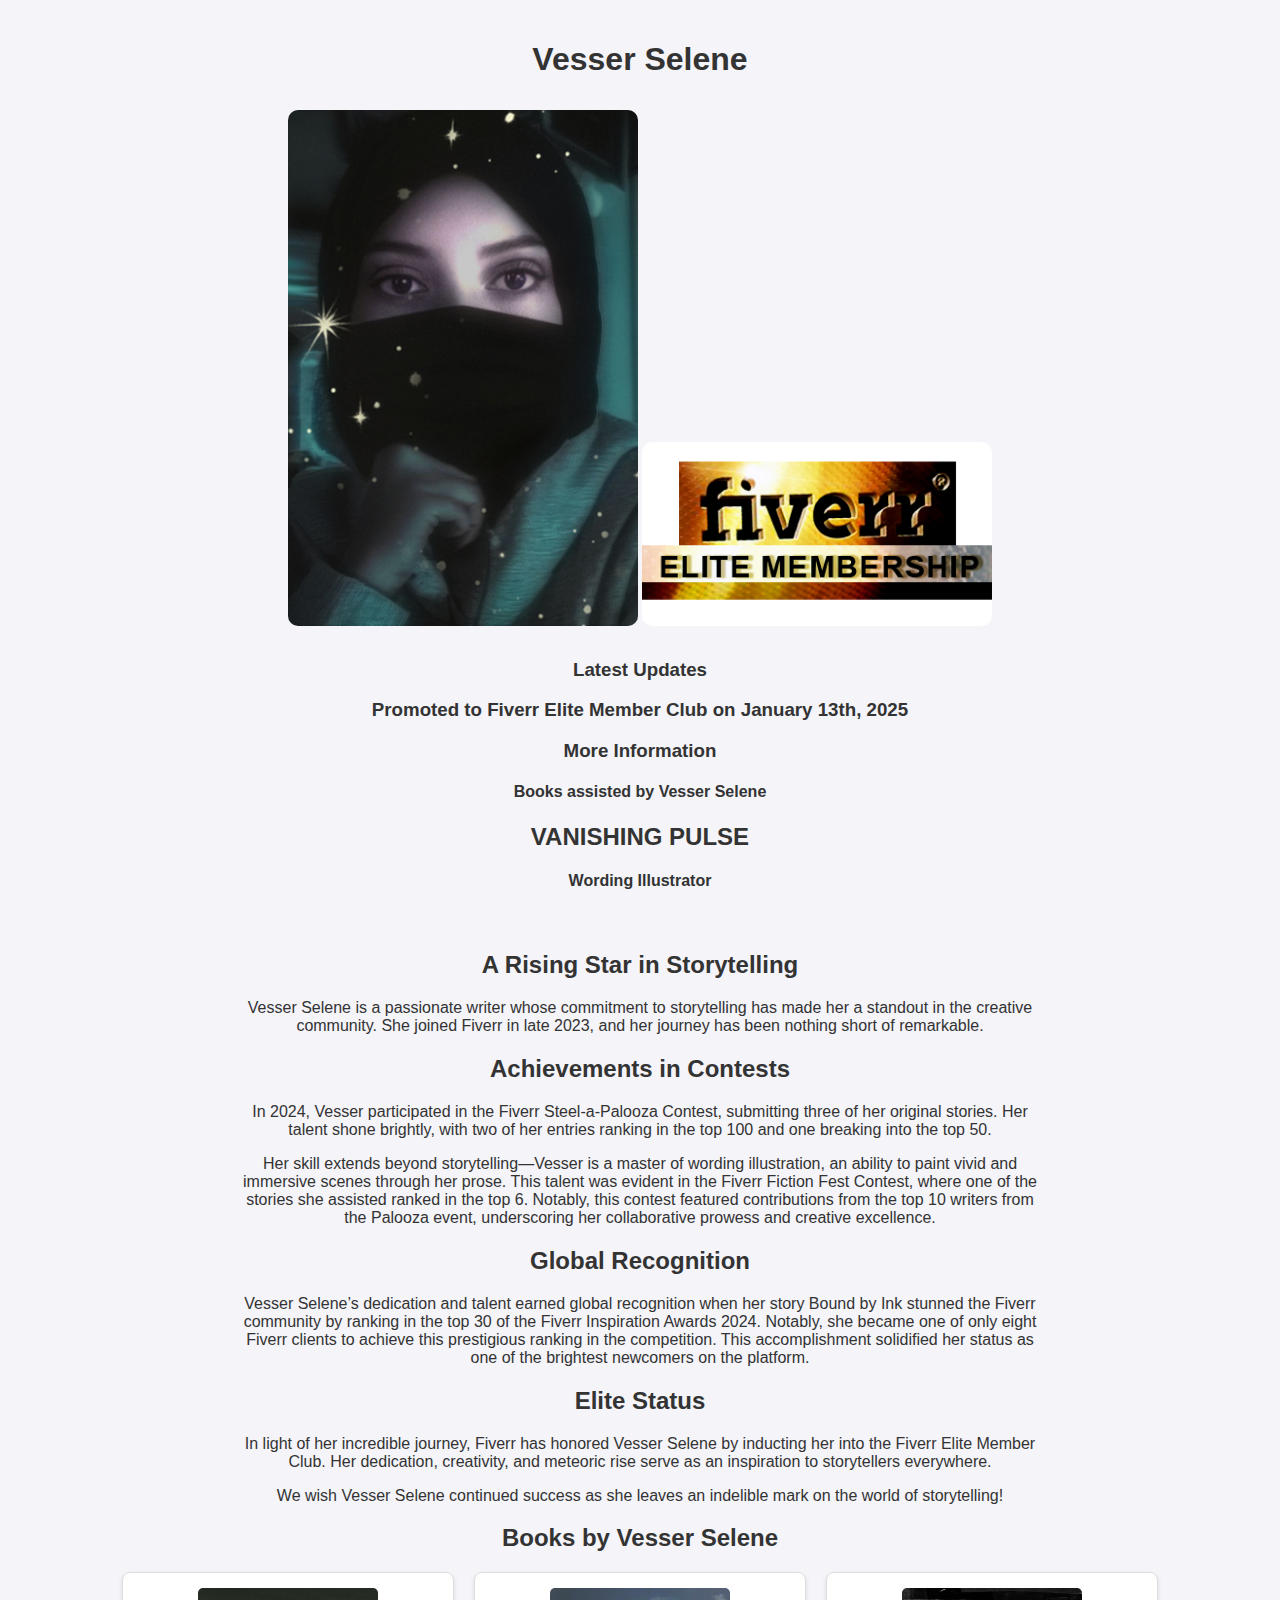
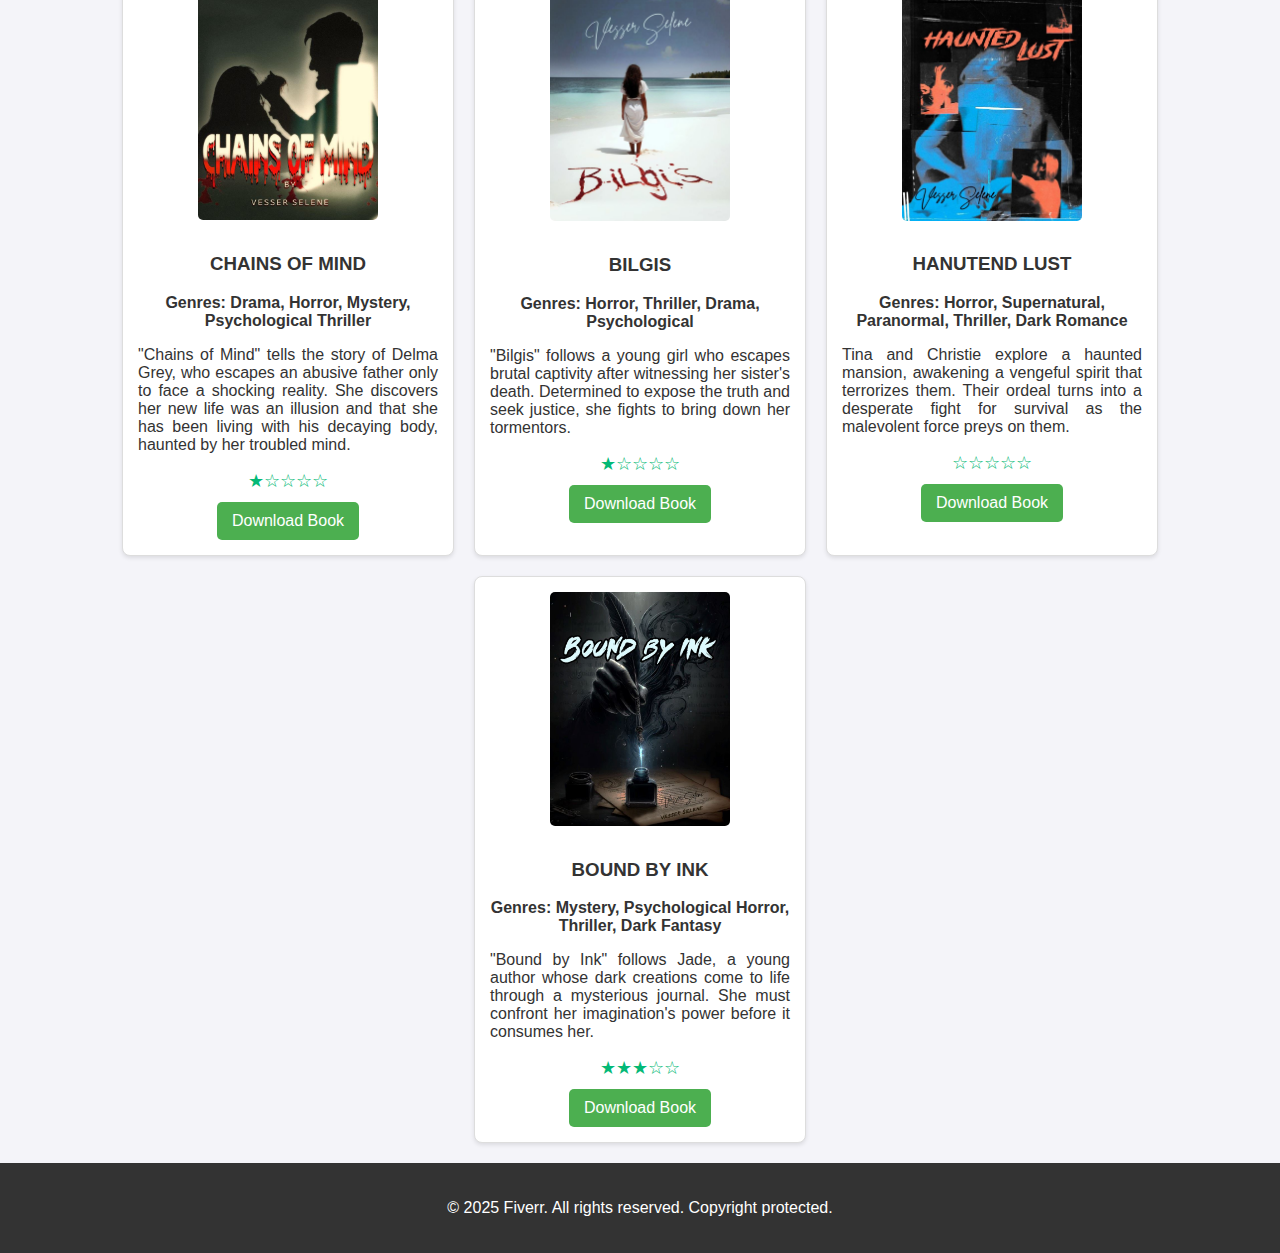
<file: Index.html>
<!DOCTYPE html>
<html lang="en">
<head>
    <meta charset="UTF-8">
    <meta name="viewport" content="width=device-width, initial-scale=1.0">
    <title>Vesser Selene - Author</title>
    <style>
        body {
            font-family: Arial, sans-serif;
            margin: 0;
            padding: 0;
            background-color: #f4f4f9;
            color: #333;
        }
        .container {
            max-width: 1200px;
            width: 95%;
            margin: 0 auto;
            padding: 20px;
        }
        h1, h2, h3, h4 {
            text-align: center;
        }
        .profile {
            display: flex;
            flex-wrap: wrap;
            justify-content: center;
            align-items: center;
            margin-bottom: 40px;
        }
        .profile img {
            width: 100%;
            max-width: 350px;
            border-radius: 10px;
            margin: 10px 0;
        }
        .profile .badge {
            position: absolute;
            top: 10px;
            left: 10px;
            background-color: gold;
            color: white;
            font-size: 14px;
            padding: 5px 10px;
            border-radius: 5px;
            box-shadow: 0 2px 4px rgba(0, 0, 0, 0.2);
        }
        .description {
            text-align: center;
            max-width: 800px;
            margin: 0 auto;
        }
        .books {
            display: flex;
            flex-wrap: wrap;
            justify-content: center;
            gap: 20px;
        }
        .book {
            background-color: white;
            border: 1px solid #ddd;
            border-radius: 8px;
            box-shadow: 0 2px 4px rgba(0, 0, 0, 0.1);
            width: 90%;
            max-width: 300px;
            padding: 15px;
            text-align: center;
        }
        .book img {
            width: 60%;
            height: auto;
            border-radius: 5px;
            margin-bottom: 10px;
        }
        .rating {
            color: #04b976;
            font-size: 18px;
            margin-top: 5px;
        }
        .download-btn {
            background-color: #4CAF50;
            color: white;
            padding: 10px 15px;
            text-decoration: none;
            border-radius: 5px;
            margin-top: 10px;
            display: inline-block;
        }
        .download-btn:hover {
            background-color: #45a049;
        }
        footer {
            text-align: center;
            padding: 20px;
            background-color: #333;
            color: white;
        }
        /* Responsive Design */
        @media (max-width: 768px) {
            .profile {
                flex-direction: column;
                text-align: center;
            }
            .profile img {
                margin-bottom: 10px;
            }
        }
        @media (max-width: 576px) {
            .book {
                width: 100%;
            }
            .description {
                padding: 10px;
            }
        }
    </style>
    <script>
        function promptPassword(bookTitle) {
            var password = prompt("Enter password to download the book:");
            if (password === "0151") {
                window.location.href = bookTitle + ".pdf";  // Redirect to the book's PDF file
            } else {
                alert("Download restricted by the author at this moment.");
            }
        }
    </script>
</head>
<body>
    <div class="container">
        <h1>Vesser Selene</h1>
        <div class="profile">
            <div>
                <img src="author-photo.jpg" alt="Vesser Selene">
                <img src="ELITE.png" alt="Icon" style="width: 100%; max-width: 350px; height: auto; margin-bottom: 10px;">
                <h3>Latest Updates</h3>
                <h3>Promoted to Fiverr Elite Member Club on January 13th, 2025</h3>
                <h3>More Information</h3>
                <h4>Books assisted by Vesser Selene</h4>
                <h2>VANISHING PULSE</h2>
                <h4>Wording Illustrator</h4>
            </div>
        </div>
        <div class="description">
            <h2>A Rising Star in Storytelling</h2>
            <p>Vesser Selene is a passionate writer whose commitment to storytelling has made her a standout in the creative community. She joined <span class="highlight">Fiverr</span> in late 2023, and her journey has been nothing short of remarkable.</p>

            <h2>Achievements in Contests</h2>
            <p>In 2024, Vesser participated in the <span class="highlight">Fiverr Steel-a-Palooza Contest</span>, submitting three of her original stories. Her talent shone brightly, with two of her entries ranking in the top 100 and one breaking into the top 50.</p>

            <p>Her skill extends beyond storytelling—Vesser is a master of <span class="highlight">wording illustration</span>, an ability to paint vivid and immersive scenes through her prose. This talent was evident in the <span class="highlight">Fiverr Fiction Fest Contest</span>, where one of the stories she assisted ranked in the top 6. Notably, this contest featured contributions from the top 10 writers from the Palooza event, underscoring her collaborative prowess and creative excellence.</p>

            <h2>Global Recognition</h2>
            <p>Vesser Selene’s dedication and talent earned global recognition when her story <span class="highlight">Bound by Ink</span> stunned the Fiverr community by ranking in the top 30 of the Fiverr Inspiration Awards 2024. Notably, she became one of only eight Fiverr clients to achieve this prestigious ranking in the competition. This accomplishment solidified her status as one of the brightest newcomers on the platform.</p>

            <h2>Elite Status</h2>
            <p>In light of her incredible journey, Fiverr has honored Vesser Selene by inducting her into the <span class="highlight">Fiverr Elite Member Club</span>. Her dedication, creativity, and meteoric rise serve as an inspiration to storytellers everywhere.</p>

            <p>We wish Vesser Selene continued success as she leaves an indelible mark on the world of storytelling!</p>
        </div>

        <h2>Books by Vesser Selene</h2>
        <div class="books">
            <div class="book">
                <img src="BOOK1.JPG" alt="Book 1">
                <h3>CHAINS OF MIND</h3>
                <strong>Genres: Drama, Horror, Mystery, Psychological Thriller</strong>
                <p style="text-align: justify;">"Chains of Mind" tells the story of Delma Grey, who escapes an abusive father only to face a shocking reality. She discovers her new life was an illusion and that she has been living with his decaying body, haunted by her troubled mind.</p>
                <div class="rating">★☆☆☆☆</div>
                <a href="#" class="download-btn" onclick="promptPassword('Chains_of_Mind')">Download Book</a>
            </div>
            <div class="book">
                <img src="BOOK2.JPG" alt="Book 2">
                <h3>BILGIS</h3>
                <strong>Genres: Horror, Thriller, Drama, Psychological</strong>
                <p style="text-align: justify;">"Bilgis" follows a young girl who escapes brutal captivity after witnessing her sister's death. Determined to expose the truth and seek justice, she fights to bring down her tormentors.</p>
                <div class="rating">★☆☆☆☆</div>
                <a href="#" class="download-btn" onclick="promptPassword('Bilgis')">Download Book</a>
            </div>
            <div class="book">
                <img src="BOOK3.JPG" alt="Book 3">
                <h3>HANUTEND LUST</h3>
                <strong>Genres: Horror, Supernatural, Paranormal, Thriller, Dark Romance</strong>
                <p style="text-align: justify;">Tina and Christie explore a haunted mansion, awakening a vengeful spirit that terrorizes them. Their ordeal turns into a desperate fight for survival as the malevolent force preys on them.</p>
                <div class="rating">☆☆☆☆☆</div>
                <a href="#" class="download-btn" onclick="promptPassword('Hanutend_Lust')">Download Book</a>
            </div>
            <div class="book">
                <img src="BOOK4.JPG" alt="Book 4">
                <h3>BOUND BY INK</h3>
                <strong>Genres: Mystery, Psychological Horror, Thriller, Dark Fantasy</strong>
                <p style="text-align: justify;">"Bound by Ink" follows Jade, a young author whose dark creations come to life through a mysterious journal. She must confront her imagination's power before it consumes her.</p>
                <div class="rating">★★★☆☆</div>
                <a href="#" class="download-btn" onclick="promptPassword('Bound_by_Ink')">Download Book</a>
            </div>
        </div>
    </div>
    <footer>
        <p>&copy; 2025 Fiverr. All rights reserved. Copyright protected.</p>
    </footer>
</body>
</html>
</file>
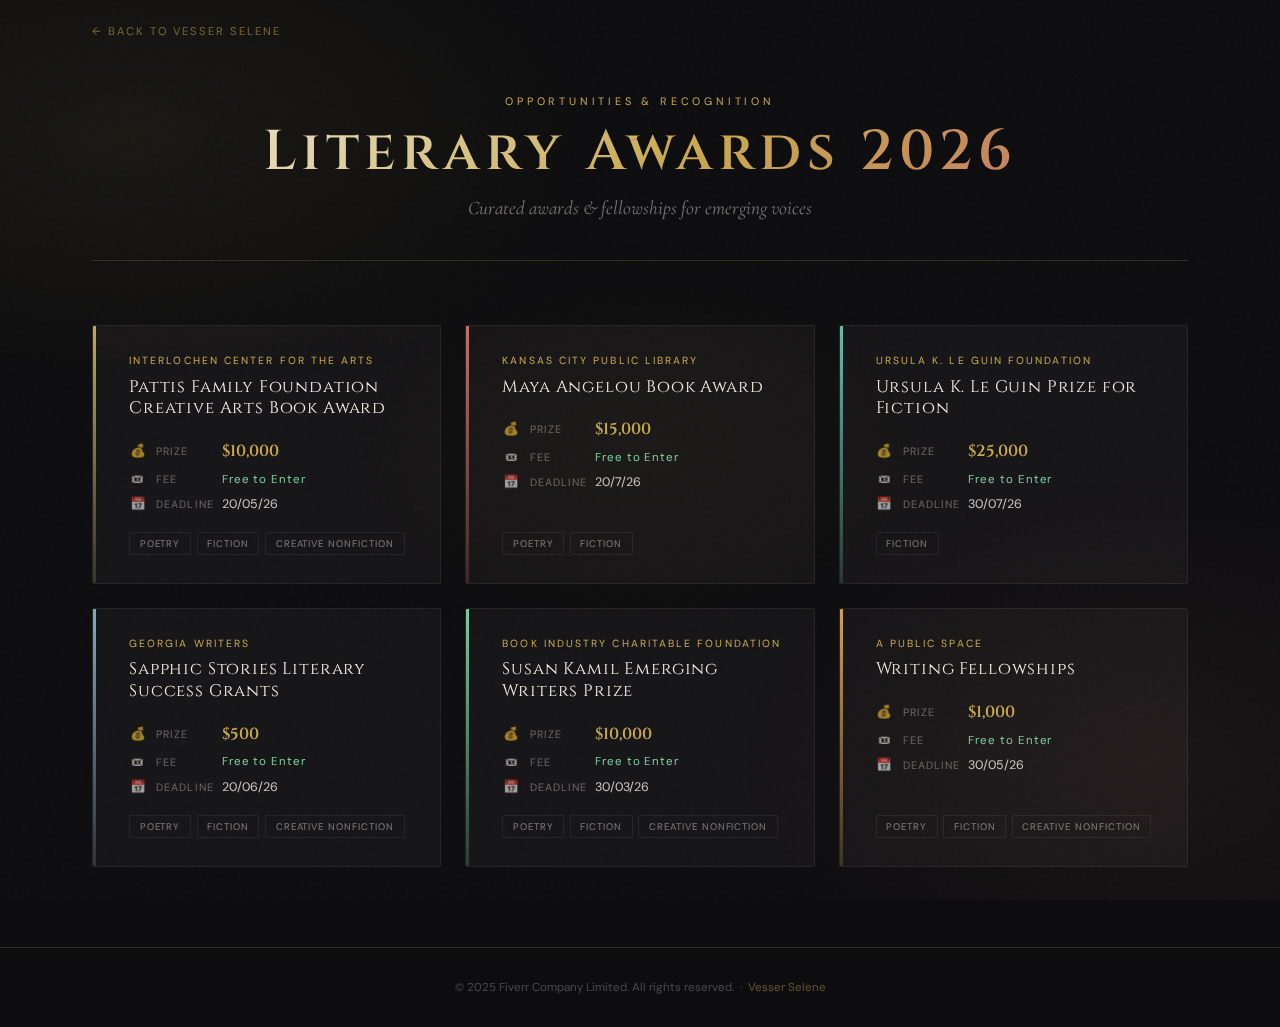
<file: events.html>
<!DOCTYPE html>
<html lang="en">
<head>
  <meta charset="UTF-8">
  <meta name="viewport" content="width=device-width, initial-scale=1.0">
  <title>Literary Awards — Vesser Selene</title>
  <link href="https://fonts.googleapis.com/css2?family=Cinzel:wght@400;600;700&family=Cormorant+Garamond:ital,wght@0,300;0,400;0,600;1,300;1,400;1,600&family=DM+Sans:wght@300;400;500&display=swap" rel="stylesheet">

  <style>
    :root {
      --ink: #0d0d0f;
      --paper: #f5f0e8;
      --gold: #c9a84c;
      --gold-light: #e8c97a;
      --gold-dim: rgba(201,168,76,0.18);
      --rose: #c4706a;
      --rose-dim: rgba(196,112,106,0.18);
      --mist: rgba(245,240,232,0.04);
      --border: rgba(201,168,76,0.2);
      --border-soft: rgba(245,240,232,0.07);
      --font-display: 'Cinzel', serif;
      --font-body: 'Cormorant Garamond', serif;
      --font-sans: 'DM Sans', sans-serif;
    }

    *, *::before, *::after { box-sizing: border-box; margin: 0; padding: 0; }
    html { scroll-behavior: smooth; }

    body {
      background: var(--ink);
      color: var(--paper);
      font-family: var(--font-body);
      min-height: 100vh;
      overflow-x: hidden;
    }

    /* noise layer */
    body::before {
      content: '';
      position: fixed; inset: 0;
      background-image: url("data:image/svg+xml,%3Csvg viewBox='0 0 256 256' xmlns='http://www.w3.org/2000/svg'%3E%3Cfilter id='n'%3E%3CfeTurbulence type='fractalNoise' baseFrequency='0.9' numOctaves='4' stitchTiles='stitch'/%3E%3C/filter%3E%3Crect width='100%25' height='100%25' filter='url(%23n)' opacity='0.04'/%3E%3C/svg%3E");
      pointer-events: none; z-index: 9999; opacity: 0.55;
    }
    /* ambient glows */
    body::after {
      content: '';
      position: fixed; inset: 0;
      background:
        radial-gradient(ellipse 60% 45% at 10% 15%, rgba(201,168,76,0.07) 0%, transparent 65%),
        radial-gradient(ellipse 50% 50% at 90% 85%, rgba(196,112,106,0.07) 0%, transparent 65%),
        radial-gradient(ellipse 40% 35% at 50% 50%, rgba(201,168,76,0.03) 0%, transparent 70%);
      pointer-events: none; z-index: 0;
    }

    /* scroll progress */
    #sp {
      position: fixed; top: 0; left: 0; height: 2px;
      background: linear-gradient(90deg, var(--gold), var(--rose));
      width: 0; z-index: 10001; transition: width 0.1s linear;
    }

    /* custom scrollbar */
    ::-webkit-scrollbar { width: 5px; }
    ::-webkit-scrollbar-track { background: transparent; }
    ::-webkit-scrollbar-thumb { background: linear-gradient(var(--gold), var(--rose)); border-radius: 3px; }

    /* ── WRAPPER ── */
    .w { max-width: 1160px; margin: 0 auto; padding: 0 2rem; position: relative; z-index: 1; }

    /* ── BACK LINK ── */
    .back {
      display: inline-flex; align-items: center; gap: 0.45rem;
      font-family: var(--font-sans); font-size: 0.7rem; letter-spacing: 0.18em; text-transform: uppercase;
      color: rgba(201,168,76,0.55); text-decoration: none;
      padding: 1.5rem 2rem 0; max-width: 1160px; margin: 0 auto;
      position: relative; z-index: 1; display: block;
      transition: color 0.2s;
    }
    .back:hover { color: var(--gold); }

    /* ── PAGE HEADER ── */
    .ph {
      padding: 3.5rem 0 2.5rem; border-bottom: 1px solid var(--border);
      margin-bottom: 4rem; text-align: center;
      animation: fd 0.7s ease both;
    }
    .ph .eyebrow {
      font-family: var(--font-sans); font-size: 0.68rem; letter-spacing: 0.35em;
      text-transform: uppercase; color: var(--gold); display: block; margin-bottom: 0.9rem;
    }
    .ph h1 {
      font-family: var(--font-display); font-size: clamp(2rem, 5vw, 3.5rem);
      font-weight: 600; letter-spacing: 0.1em;
      background: linear-gradient(135deg, var(--paper) 0%, var(--gold) 55%, var(--rose) 100%);
      -webkit-background-clip: text; -webkit-text-fill-color: transparent; background-clip: text;
      margin-bottom: 0.75rem; line-height: 1.1;
    }
    .ph .sub {
      font-family: var(--font-body); font-style: italic; font-size: 1.2rem;
      color: rgba(245,240,232,0.45);
    }

    /* ── FILTER BAR ── */
    .filters {
      display: flex; flex-wrap: wrap; gap: 0.5rem; justify-content: center;
      margin-bottom: 3rem; animation: fu 0.6s 0.2s ease both;
    }
    .filter-btn {
      font-family: var(--font-sans); font-size: 0.68rem; letter-spacing: 0.15em; text-transform: uppercase;
      padding: 0.45rem 1rem; border-radius: 2px; cursor: pointer;
      background: transparent; border: 1px solid var(--border-soft);
      color: rgba(245,240,232,0.45); transition: all 0.2s;
    }
    .filter-btn:hover, .filter-btn.active {
      border-color: var(--gold); color: var(--gold);
      background: rgba(201,168,76,0.07);
    }

    /* ── AWARDS GRID ── */
    .grid {
      display: grid; grid-template-columns: repeat(3, 1fr); gap: 1.5rem;
      margin-bottom: 5rem;
    }
    @media (max-width: 900px) { .grid { grid-template-columns: repeat(2, 1fr); } }
    @media (max-width: 580px) { .grid { grid-template-columns: 1fr; } }

    /* ── AWARD CARD ── */
    .award-card {
      background: var(--mist); border: 1px solid var(--border-soft);
      border-radius: 2px; padding: 1.75rem 1.5rem;
      display: flex; flex-direction: column; gap: 0;
      position: relative; overflow: hidden;
      transition: border-color 0.3s, transform 0.3s, box-shadow 0.3s;
      animation: fu 0.5s ease both;
    }
    .award-card::before {
      content: '';
      position: absolute; top: 0; left: 0; right: 0; height: 1px;
      background: linear-gradient(90deg, transparent, var(--gold), transparent);
      opacity: 0; transition: opacity 0.3s;
    }
    .award-card:hover {
      border-color: rgba(201,168,76,0.35); transform: translateY(-5px);
      box-shadow: 0 16px 40px rgba(0,0,0,0.35);
    }
    .award-card:hover::before { opacity: 1; }

    /* prize accent stripe */
    .prize-stripe {
      position: absolute; top: 0; left: 0; bottom: 0; width: 3px;
    }
    .stripe-gold  { background: linear-gradient(var(--gold), rgba(201,168,76,0.2)); }
    .stripe-rose  { background: linear-gradient(var(--rose), rgba(196,112,106,0.2)); }
    .stripe-teal  { background: linear-gradient(#6bbcb0, rgba(107,188,176,0.2)); }
    .stripe-blue  { background: linear-gradient(#7ba8d4, rgba(123,168,212,0.2)); }
    .stripe-green { background: linear-gradient(#7ecba0, rgba(126,203,160,0.2)); }
    .stripe-amber { background: linear-gradient(#d4a056, rgba(212,160,86,0.2)); }

    .card-org {
      font-family: var(--font-sans); font-size: 0.65rem; letter-spacing: 0.2em; text-transform: uppercase;
      color: var(--gold); margin-bottom: 0.6rem; padding-left: 0.75rem;
    }
    .card-title {
      font-family: var(--font-display); font-size: 1.05rem; letter-spacing: 0.05em;
      color: var(--paper); margin-bottom: 1.25rem; line-height: 1.3;
      padding-left: 0.75rem;
    }

    .card-meta { display: flex; flex-direction: column; gap: 0.55rem; padding-left: 0.75rem; flex: 1; }
    .meta-row {
      display: flex; align-items: center; gap: 0.6rem;
    }
    .meta-icon {
      font-size: 0.8rem; width: 1.1rem; text-align: center; flex-shrink: 0;
      opacity: 0.6;
    }
    .meta-label {
      font-family: var(--font-sans); font-size: 0.67rem; letter-spacing: 0.1em;
      text-transform: uppercase; color: rgba(245,240,232,0.35); width: 3.5rem; flex-shrink: 0;
    }
    .meta-value {
      font-family: var(--font-sans); font-size: 0.78rem; color: rgba(245,240,232,0.8);
    }
    .meta-value.prize {
      font-family: var(--font-display); font-size: 1rem; font-weight: 600;
      color: var(--gold);
    }
    .meta-value.free {
      color: #7ecba0; font-size: 0.72rem; letter-spacing: 0.08em;
    }

    .genre-tags { display: flex; flex-wrap: wrap; gap: 0.35rem; margin-top: 1.25rem; padding-left: 0.75rem; }
    .tag {
      font-family: var(--font-sans); font-size: 0.6rem; letter-spacing: 0.1em;
      text-transform: uppercase; padding: 0.25rem 0.6rem; border-radius: 1px;
      border: 1px solid var(--border-soft); color: rgba(245,240,232,0.45);
      transition: all 0.2s;
    }
    .award-card:hover .tag { border-color: rgba(201,168,76,0.25); color: rgba(245,240,232,0.65); }

    /* ── DEADLINE URGENCY ── */
    .deadline-soon { color: var(--rose) !important; }
    .deadline-dot {
      display: inline-block; width: 5px; height: 5px; border-radius: 50%;
      background: var(--rose); margin-right: 0.3rem;
      box-shadow: 0 0 6px var(--rose);
      animation: pdot 2s ease-in-out infinite;
    }
    @keyframes pdot { 0%,100% { box-shadow: 0 0 4px var(--rose); } 50% { box-shadow: 0 0 10px var(--rose); } }

    /* ── SUMMARY BAR ── */
    .summary {
      display: grid; grid-template-columns: repeat(3, 1fr); gap: 1rem;
      margin-bottom: 4rem; animation: fu 0.5s 0.1s ease both;
    }
    @media (max-width: 580px) { .summary { grid-template-columns: 1fr; } }
    .sum-item {
      background: var(--mist); border: 1px solid var(--border);
      border-radius: 2px; padding: 1.25rem; text-align: center;
      position: relative; overflow: hidden;
    }
    .sum-item::before {
      content: '';
      position: absolute; top: 0; left: 0; right: 0; height: 1px;
      background: linear-gradient(90deg, transparent, var(--gold), transparent);
    }
    .sum-num {
      font-family: var(--font-display); font-size: 2rem; font-weight: 600;
      background: linear-gradient(135deg, var(--gold), var(--rose));
      -webkit-background-clip: text; -webkit-text-fill-color: transparent; background-clip: text;
      display: block; margin-bottom: 0.3rem;
    }
    .sum-label {
      font-family: var(--font-sans); font-size: 0.68rem; letter-spacing: 0.2em;
      text-transform: uppercase; color: rgba(245,240,232,0.35);
    }

    /* ── FOOTER ── */
    footer {
      border-top: 1px solid var(--border); padding: 2rem; text-align: center;
      position: relative; z-index: 1;
    }
    footer p { font-family: var(--font-sans); font-size: 0.72rem; color: rgba(245,240,232,0.25); }
    footer a { color: rgba(201,168,76,0.45); text-decoration: none; }
    footer a:hover { color: var(--gold); }

    /* ── ANIMS ── */
    @keyframes fd { from { opacity:0; transform:translateY(-16px); } to { opacity:1; transform:translateY(0); } }
    @keyframes fu { from { opacity:0; transform:translateY(20px); } to { opacity:1; transform:translateY(0); } }

    /* empty state */
    .empty { text-align: center; padding: 4rem 0; color: rgba(245,240,232,0.25); }
    .empty span { font-family: var(--font-display); font-size: 1rem; letter-spacing: 0.1em; }
  </style>
</head>
<body>
  <div id="sp"></div>

  <a href="index.html" class="back">← Back to Vesser Selene</a>

  <div class="w">

    <!-- Header -->
    <div class="ph">
      <span class="eyebrow">Opportunities &amp; Recognition</span>
      <h1>Literary Awards 2026</h1>
      <p class="sub">Curated awards &amp; fellowships for emerging voices</p>
    </div>

    <!-- Cards -->
    <div class="grid" id="cards-grid"></div>

  </div>

  <footer>
    <p>&copy; 2025 Fiverr Company Limited. All rights reserved. &nbsp;·&nbsp; <a href="index.html">Vesser Selene</a></p>
  </footer>

  <script>
    // Scroll progress
    window.addEventListener('scroll', () => {
      document.getElementById('sp').style.width =
        (window.pageYOffset / (document.body.offsetHeight - window.innerHeight) * 100) + '%';
    });

    const awards = [
      {
        org: 'Interlochen Center for the Arts',
        title: 'Pattis Family Foundation Creative Arts Book Award',
        prize: '$10,000',
        fee: '$0',
        deadline: '20/05/26',
        genres: ['Poetry', 'Fiction', 'Creative Nonfiction'],
        stripe: 'stripe-gold',
      },
      {
        org: 'Kansas City Public Library',
        title: 'Maya Angelou Book Award',
        prize: '$15,000',
        fee: '$0',
        deadline: '20/7/26',
        genres: ['Poetry', 'Fiction'],
        stripe: 'stripe-rose',
      },
      {
        org: 'Ursula K. Le Guin Foundation',
        title: 'Ursula K. Le Guin Prize for Fiction',
        prize: '$25,000',
        fee: '$500',
        deadline: '30/07/26',
        genres: ['Fiction'],
        stripe: 'stripe-teal',
      },
      {
        org: 'Georgia Writers',
        title: 'Sapphic Stories Literary Success Grants',
        prize: '$500',
        fee: '$0',
        deadline: '20/06/26',
        genres: ['Poetry', 'Fiction', 'Creative Nonfiction'],
        stripe: 'stripe-blue',
      },
      {
        org: 'Book Industry Charitable Foundation',
        title: 'Susan Kamil Emerging Writers Prize',
        prize: '$10,000',
        fee: '$0',
        deadline: '30/03/26',
        genres: ['Poetry', 'Fiction', 'Creative Nonfiction'],
        stripe: 'stripe-green',
      },
      {
        org: 'A Public Space',
        title: 'Writing Fellowships',
        prize: '$1,000',
        fee: '$0',
        deadline: '30/05/26',
        genres: ['Poetry', 'Fiction', 'Creative Nonfiction'],
        stripe: 'stripe-amber',
      },
    ];

    // Determine if deadline is soon (within ~60 days of today)
    function isSoon(dl) {
      const [m, d, y] = dl.split('/');
      const date = new Date(`20${y}`, m - 1, d);
      const diff = (date - new Date()) / (1000 * 60 * 60 * 24);
      return diff >= 0 && diff <= 60;
    }

    function buildCard(a, delay) {
      const soon = isSoon(a.deadline);
      return `
        <div class="award-card" data-genres="${a.genres.join(',')}" style="animation-delay:${delay}s">
          <div class="prize-stripe ${a.stripe}"></div>
          <div class="card-org">${a.org}</div>
          <div class="card-title">${a.title}</div>
          <div class="card-meta">
            <div class="meta-row">
              <span class="meta-icon">💰</span>
              <span class="meta-label">Prize</span>
              <span class="meta-value prize">${a.prize}</span>
            </div>
            <div class="meta-row">
              <span class="meta-icon">🎟</span>
              <span class="meta-label">Fee</span>
              <span class="meta-value free">Free to Enter</span>
            </div>
            <div class="meta-row">
              <span class="meta-icon">📅</span>
              <span class="meta-label">Deadline</span>
              <span class="meta-value ${soon ? 'deadline-soon' : ''}">
                ${soon ? '<span class="deadline-dot"></span>' : ''}${a.deadline}
              </span>
            </div>
          </div>
          <div class="genre-tags">
            ${a.genres.map(g => `<span class="tag">${g}</span>`).join('')}
          </div>
        </div>`;
    }

    function render(list) {
      const grid = document.getElementById('cards-grid');
      if (list.length === 0) {
        grid.innerHTML = '<div class="empty" style="grid-column:1/-1"><span>No awards match this filter.</span></div>';
        return;
      }
      grid.innerHTML = list.map((a, i) => buildCard(a, i * 0.07)).join('');
      document.getElementById('s-awards').textContent = list.length;
    }

    function filter(genre, btn) {
      document.querySelectorAll('.filter-btn').forEach(b => b.classList.remove('active'));
      btn.classList.add('active');
      if (genre === 'all') { render(awards); return; }
      render(awards.filter(a => a.genres.includes(genre)));
    }

    render(awards);
  </script>
</body>
</html>
</file>
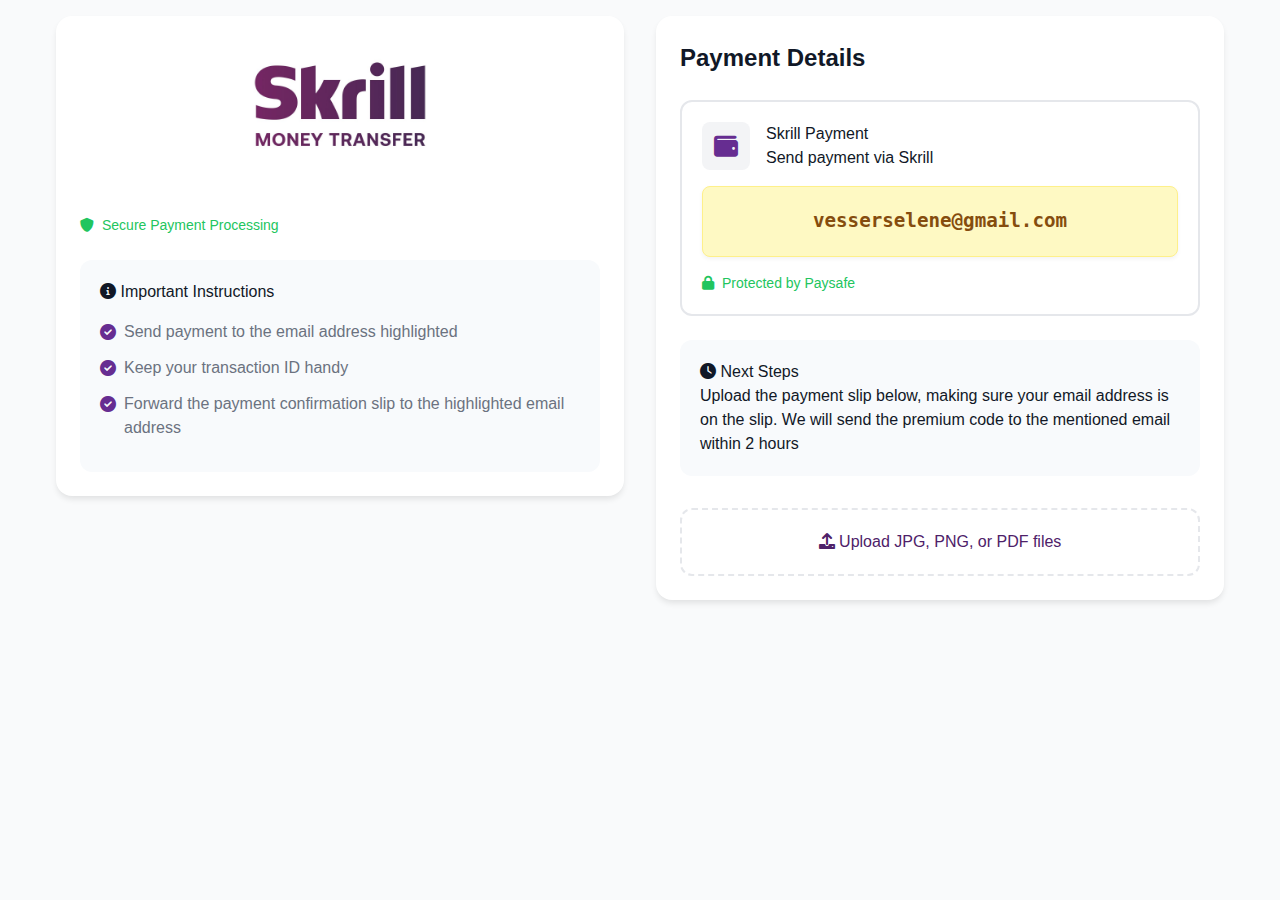
<file: Skrillpage.html>
<!DOCTYPE html>
<html lang="en">
<head>
    <meta charset="UTF-8">
    <meta name="viewport" content="width=device-width, initial-scale=1.0, maximum-scale=1.0, user-scalable=no">
    <title>Secure Payment</title>
    <link href="https://cdnjs.cloudflare.com/ajax/libs/font-awesome/6.0.0/css/all.min.css" rel="stylesheet">
    <style>
        /* Base styles */
        :root {
            --primary: #662d91;
            --primary-dark: #4e2169;
            --surface: #ffffff;
            --background: #f9fafb;
            --text: #111827;
            --text-secondary: #6b7280;
            --border: #e5e7eb;
            --success: #22c55e;
            --highlight: #fef9c3;
        }

        * {
            margin: 0;
            padding: 0;
            box-sizing: border-box;
            -webkit-tap-highlight-color: transparent;
        }

        body {
            font-family: -apple-system, BlinkMacSystemFont, 'Segoe UI', Roboto, sans-serif;
            background: var(--background);
            color: var(--text);
            line-height: 1.5;
            min-height: 100vh;
            padding: env(safe-area-inset-top) env(safe-area-inset-right) env(safe-area-inset-bottom) env(safe-area-inset-left);
        }

        /* Container styles */
        .payment-container {
            max-width: 1200px;
            margin: 0 auto;
            padding: 1rem;
            display: grid;
            grid-template-columns: 1fr 1fr;
            gap: 2rem;
            min-height: 100vh;
            align-items: start;
        }

        /* Card styles */
        .payment-summary,
        .payment-details {
            background: var(--surface);
            padding: 1.5rem;
            border-radius: 1rem;
            box-shadow: 0 4px 6px -1px rgb(0 0 0 / 0.1);
            height: fit-content;
        }

        /* Logo styles */
        .logo-container {
            margin-bottom: 2rem;
            text-align: center;
            padding: 0 1rem;
        }

        .logo {
            max-width: 50%;
            height: auto;
            margin-bottom: 0.5rem;
        }

        /* Content styles */
        .section-title {
            font-size: clamp(1.25rem, 4vw, 1.5rem);
            font-weight: 600;
            margin-bottom: 1.5rem;
            color: var(--text);
        }

        .payment-method {
            border: 2px solid var(--border);
            border-radius: 0.75rem;
            padding: 1.25rem;
            margin-bottom: 1.5rem;
            transition: all 0.2s ease;
        }

        .method-header {
            display: flex;
            align-items: center;
            gap: 1rem;
            margin-bottom: 1rem;
            flex-wrap: wrap;
        }

        .method-icon {
            width: 48px;
            height: 48px;
            background: #f3f4f6;
            border-radius: 0.5rem;
            display: flex;
            align-items: center;
            justify-content: center;
            font-size: 1.5rem;
            color: var(--primary);
            flex-shrink: 0;
        }

        .email-display {
            background: var(--highlight);
            padding: 1.25rem;
            border-radius: 0.5rem;
            font-family: monospace;
            font-size: clamp(1rem, 3vw, 1.2rem);
            color: #854d0e;
            border: 1px solid #fef08a;
            margin: 1rem 0;
            text-align: center;
            font-weight: 600;
            word-break: break-all;
            box-shadow: 0 2px 4px rgba(0, 0, 0, 0.05);
        }

        .security-badge {
            display: flex;
            align-items: center;
            gap: 0.5rem;
            color: var(--success);
            font-size: 0.875rem;
            margin-top: 1rem;
        }

        .instructions {
            background: #f8fafc;
            padding: 1.25rem;
            border-radius: 0.75rem;
            margin-top: 1.5rem;
        }

        .instructions-list {
            list-style: none;
            margin-top: 1rem;
        }

        .instructions-list li {
            margin-bottom: 0.75rem;
            display: flex;
            align-items: flex-start;
            gap: 0.5rem;
            color: var(--text-secondary);
        }

        .instructions-list li i {
            color: var(--primary);
            margin-top: 0.25rem;
        }

        /* File upload styles */
        .file-upload {
            margin-top: 2rem;
            padding: 1.25rem;
            border: 2px dashed var(--border);
            border-radius: 0.75rem;
            text-align: center;
            cursor: pointer;
        }

        .file-upload input[type="file"] {
            display: none;
        }

        .file-upload label {
            cursor: pointer;
            color: var(--primary-dark);
        }

        .upload-status {
            margin-top: 1rem;
            padding: 1rem;
            border-radius: 0.75rem;
            background: var(--success);
            color: #fff;
            text-align: center;
            display: none;
        }

        /* Responsive design */
        @media (max-width: 1024px) {
            .payment-container {
                padding: 1rem;
                gap: 1rem;
            }
        }

        @media (max-width: 768px) {
            .payment-container {
                grid-template-columns: 1fr;
                min-height: auto;
            }

            .payment-summary,
            .payment-details {
                padding: 1.25rem;
            }

            .method-header {
                gap: 0.75rem;
            }

            .instructions {
                padding: 1rem;
            }
        }

        /* Touch device optimizations */
        @media (hover: none) {
            .payment-method {
                cursor: default;
            }

            .email-display {
                user-select: all;
                -webkit-user-select: all;
            }
        }

        /* Print styles */
        @media print {
            .payment-container {
                display: block;
            }

            .payment-summary,
            .payment-details {
                box-shadow: none;
                break-inside: avoid;
                margin-bottom: 2rem;
            }
        }
    </style>
    <script>
        function handleFileUpload() {
            var uploadStatus = document.getElementById('uploadStatus');
            uploadStatus.style.display = 'block';
            uploadStatus.innerHTML = 'Payment slip uploaded successfully';
        }
    </script>
</head>
<body>
    <div class="payment-container">
        <div class="payment-summary">
            <div class="logo-container">
                <img src="skrilllogo.jpg" alt="Skrill Logo" class="logo">
            </div>
            <div class="security-badge">
                <i class="fas fa-shield-alt"></i>
                <span>Secure Payment Processing</span>
            </div>
            <div class="instructions">
                <div class="instructions-title">
                    <i class="fas fa-info-circle"></i>
                    <span>Important Instructions</span>
                </div>
                <ul class="instructions-list">
                    <li>
                        <i class="fas fa-check-circle"></i>
                        <span>Send payment to the email address highlighted</span>
                    </li>
                    <li>
                        <i class="fas fa-check-circle"></i>
                        <span>Keep your transaction ID handy</span>
                    </li>
                    <li>
                        <i class="fas fa-check-circle"></i>
                        <span>Forward the payment confirmation slip to the highlighted email address</span>
                    </li>
                </ul>
            </div>
        </div>

        <div class="payment-details">
            <h2 class="section-title">Payment Details</h2>
            <div class="payment-method active">
                <div class="method-header">
                    <div class="method-icon">
                        <i class="fas fa-wallet"></i>
                    </div>
                    <div>
                        <div class="method-title">Skrill Payment</div>
                        <div class="method-description">Send payment via Skrill</div>
                    </div>
                </div>
                <div class="email-display">
                    vesserselene@gmail.com
                </div>
                <div class="security-badge">
                    <i class="fas fa-lock"></i>
                    <span>Protected by Paysafe</span>
                </div>
            </div>
            <div class="instructions">
                <div class="instructions-title">
                    <i class="fas fa-clock"></i>
                    <span>Next Steps</span>
                </div> 
                <p>Upload the payment slip below, making sure your email address is on the slip. We will send the premium code to the mentioned email within 2 hours</p>
            </div>
            <div class="file-upload">
                <label for="fileInput"><i class="fas fa-upload"></i> Upload JPG, PNG, or PDF files</label>
                <input type="file" id="fileInput" accept=".jpg, .jpeg, .png, .pdf" onchange="handleFileUpload()">
            </div>
            <div id="uploadStatus" class="upload-status">
                Payment slip uploaded successfully
            </div>
        </div>
    </div>
</body>
</html>
</file>
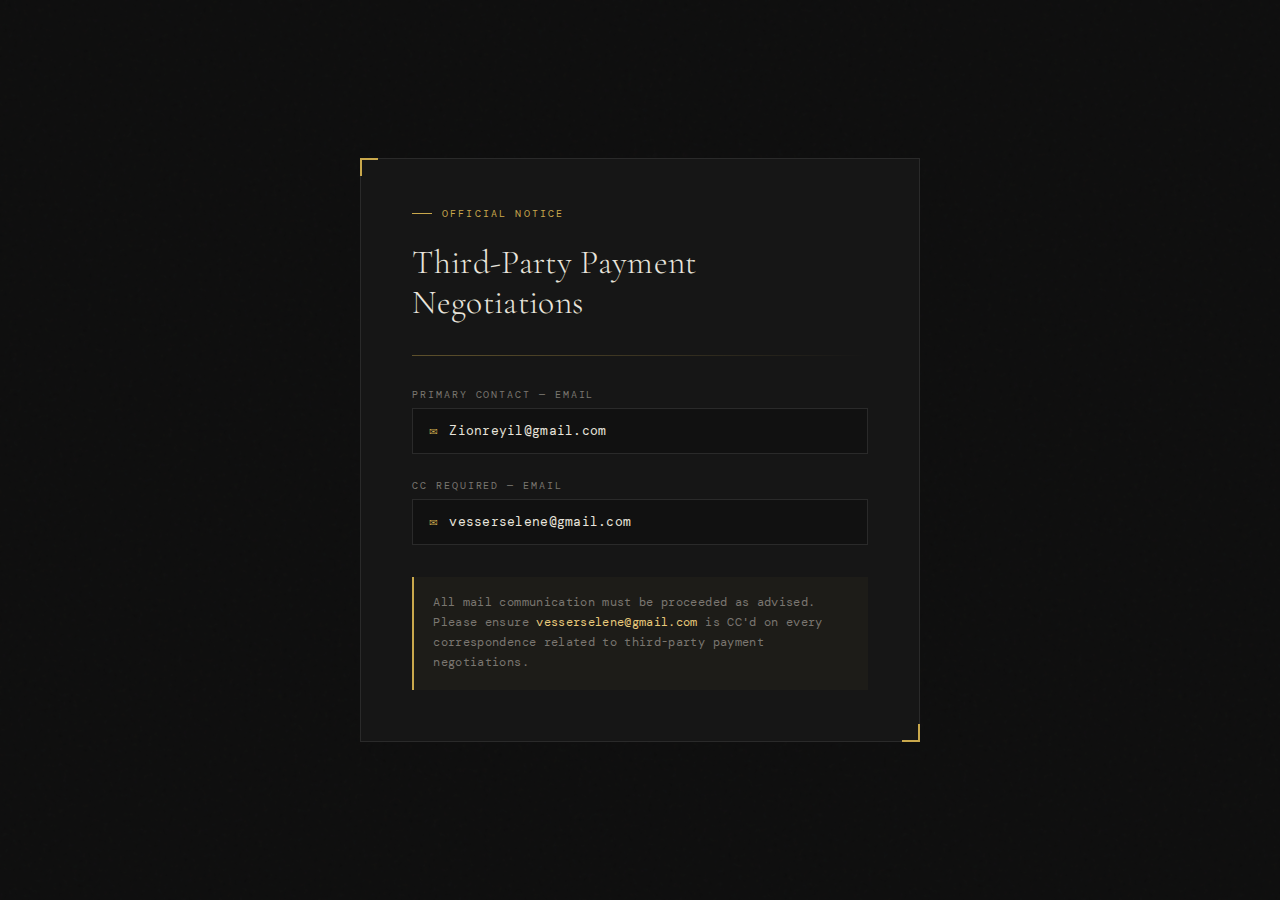
<file: TPP.html>
<!DOCTYPE html>
<html lang="en">
<head>
  <meta charset="UTF-8" />
  <meta name="viewport" content="width=device-width, initial-scale=1.0"/>
  <title>Payment Negotiations — Contact</title>
  <link href="https://fonts.googleapis.com/css2?family=Cormorant+Garamond:wght@300;400;600&family=DM+Mono:wght@300;400&display=swap" rel="stylesheet"/>
  <style>
    *, *::before, *::after { box-sizing: border-box; margin: 0; padding: 0; }

    :root {
      --bg: #0e0e0e;
      --surface: #161616;
      --border: #2a2a2a;
      --gold: #c9a84c;
      --gold-light: #e8c97a;
      --text: #e8e4dc;
      --muted: #7a7670;
      --accent: #c9a84c;
    }

    body {
      background: var(--bg);
      color: var(--text);
      font-family: 'DM Mono', monospace;
      min-height: 100vh;
      display: flex;
      align-items: center;
      justify-content: center;
      padding: 2rem;
      overflow: hidden;
    }

    /* Subtle grain */
    body::before {
      content: '';
      position: fixed;
      inset: 0;
      background-image: url("data:image/svg+xml,%3Csvg viewBox='0 0 200 200' xmlns='http://www.w3.org/2000/svg'%3E%3Cfilter id='n'%3E%3CfeTurbulence type='fractalNoise' baseFrequency='0.9' numOctaves='4' stitchTiles='stitch'/%3E%3C/filter%3E%3Crect width='100%25' height='100%25' filter='url(%23n)' opacity='0.04'/%3E%3C/svg%3E");
      pointer-events: none;
      z-index: 0;
      opacity: 0.5;
    }

    .card {
      position: relative;
      z-index: 1;
      background: var(--surface);
      border: 1px solid var(--border);
      max-width: 560px;
      width: 100%;
      padding: 3rem 3.2rem 3.2rem;
      animation: fadeUp 0.9s cubic-bezier(0.22, 1, 0.36, 1) both;
    }

    /* Gold corner accents */
    .card::before, .card::after {
      content: '';
      position: absolute;
      width: 18px;
      height: 18px;
      border-color: var(--gold);
      border-style: solid;
    }
    .card::before { top: -1px; left: -1px; border-width: 2px 0 0 2px; }
    .card::after  { bottom: -1px; right: -1px; border-width: 0 2px 2px 0; }

    .eyebrow {
      font-family: 'DM Mono', monospace;
      font-size: 0.62rem;
      font-weight: 400;
      letter-spacing: 0.22em;
      text-transform: uppercase;
      color: var(--gold);
      margin-bottom: 1.4rem;
      display: flex;
      align-items: center;
      gap: 0.6rem;
    }
    .eyebrow::before {
      content: '';
      display: inline-block;
      width: 20px;
      height: 1px;
      background: var(--gold);
    }

    h1 {
      font-family: 'Cormorant Garamond', serif;
      font-size: 2.1rem;
      font-weight: 300;
      line-height: 1.2;
      color: var(--text);
      margin-bottom: 2rem;
      letter-spacing: 0.01em;
    }

    .divider {
      width: 100%;
      height: 1px;
      background: linear-gradient(to right, var(--gold), transparent);
      margin-bottom: 2rem;
      opacity: 0.4;
    }

    .contact-block {
      margin-bottom: 1.6rem;
      animation: fadeUp 0.9s cubic-bezier(0.22, 1, 0.36, 1) 0.15s both;
    }

    .label {
      font-size: 0.6rem;
      letter-spacing: 0.2em;
      text-transform: uppercase;
      color: var(--muted);
      margin-bottom: 0.4rem;
    }

    .email-row {
      display: flex;
      align-items: center;
      gap: 0.75rem;
      background: #111;
      border: 1px solid var(--border);
      padding: 0.85rem 1rem;
      transition: border-color 0.2s;
    }
    .email-row:hover { border-color: var(--gold); }

    .email-icon {
      color: var(--gold);
      font-size: 0.85rem;
      flex-shrink: 0;
    }

    .email-text {
      font-size: 0.82rem;
      color: var(--text);
      letter-spacing: 0.02em;
      word-break: break-all;
    }

    .notice-box {
      margin-top: 2rem;
      border-left: 2px solid var(--gold);
      padding: 1rem 1.2rem;
      background: rgba(201, 168, 76, 0.04);
      animation: fadeUp 0.9s cubic-bezier(0.22, 1, 0.36, 1) 0.3s both;
    }

    .notice-box p {
      font-size: 0.72rem;
      line-height: 1.75;
      color: var(--muted);
      letter-spacing: 0.03em;
    }

    .notice-box strong {
      color: var(--gold-light);
      font-weight: 400;
    }

    @keyframes fadeUp {
      from { opacity: 0; transform: translateY(18px); }
      to   { opacity: 1; transform: translateY(0); }
    }
  </style>
</head>
<body>
  <div class="card">
    <div class="eyebrow">Official Notice</div>
    <h1>Third-Party Payment Negotiations</h1>
    <div class="divider"></div>

    <div class="contact-block">
      <div class="label">Primary Contact — Email</div>
      <div class="email-row">
        <span class="email-icon">✉</span>
        <span class="email-text">Zionreyil@gmail.com</span>
      </div>
    </div>

    <div class="contact-block">
      <div class="label">CC Required — Email</div>
      <div class="email-row">
        <span class="email-icon">✉</span>
        <span class="email-text">vesserselene@gmail.com</span>
      </div>
    </div>

    <div class="notice-box">
      <p>
        All mail communication must be proceeded as advised.<br/>
        Please ensure <strong>vesserselene@gmail.com</strong> is CC'd on
        every correspondence related to third-party payment negotiations.
      </p>
    </div>
  </div>
</body>
</html>
</file>
